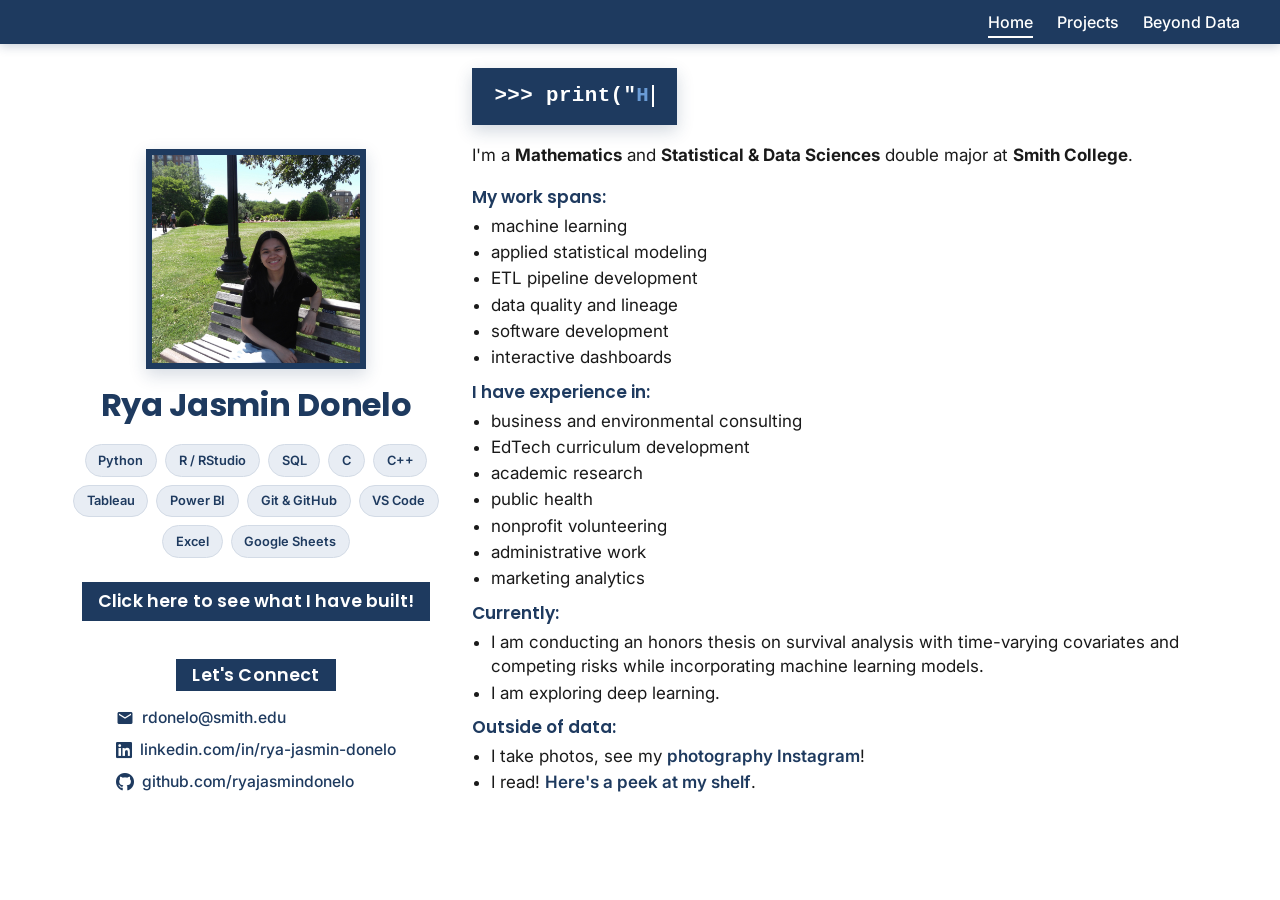
<file: index.html>
<!DOCTYPE html>
<html lang="en">
<head>
  <meta charset="UTF-8">
  <meta name="viewport" content="width=device-width, initial-scale=1.0">
  <title>Rya Jasmin Donelo</title>
  <meta name="description" content="Rya Jasmin Donelo">

  <link rel="preconnect" href="https://fonts.googleapis.com">
  <link rel="preconnect" href="https://fonts.gstatic.com" crossorigin>
  <link href="https://fonts.googleapis.com/css2?family=Inter:wght@400;600&family=Poppins:wght@600;700&display=swap" rel="stylesheet">
  <link rel="stylesheet" href="https://fonts.googleapis.com/icon?family=Material+Icons">
  <link rel="stylesheet" href="https://cdnjs.cloudflare.com/ajax/libs/font-awesome/5.15.3/css/all.min.css">
  <link rel="stylesheet" href="style.css?v=18">
</head>

<body>

  <nav class="navigation">
    <div class="nav-inner">
      <a class="brand" href="index.html"> </a>
      <button class="toggle-button" aria-label="Toggle navigation" aria-expanded="false">
        <i class="fas fa-bars"></i>
      </button>
      <ul class="nav-links">
        <li><a href="index.html" class="active">Home</a></li>
        <li><a href="projects.html">Projects</a></li>
        <li><a href="beyond.html">Beyond Data</a></li>
      </ul>
    </div>
  </nav>

  <div class="content">

    <aside class="left-column">
      <div class="image-container">
        <img src="media/profile.jpg" alt="Portrait of Rya">
      </div>

      <h1 class="title">Rya Jasmin Donelo</h1>

      <div class="code-line code-line-mobile" aria-label="Hello, I'm Rya">
        <span class="typing-code"></span><span class="typing-cursor"></span>
      </div>

      <div class="skills">
        <ul class="chip-list">
          <li>Python</li>
          <li>R / RStudio</li>
          <li>SQL</li>
          <li>C</li>
          <li>C++</li>
          <li>Tableau</li>
          <li>Power BI</li>
          <li>Git &amp; GitHub</li>
          <li>VS Code</li>
          <li>Excel</li>
          <li>Google Sheets</li>
        </ul>
      </div>

      <a href="projects.html" class="left-heading left-cta-label">Click here to see what I have built!</a>

      <div class="connect">
        <h2 class="left-heading">Let's Connect</h2>
        <ul class="connect-list">
          <li>
            <i class="material-icons">mail</i>
            <a href="mailto:rdonelo@smith.edu">rdonelo@smith.edu</a>
          </li>
          <li>
            <i class="fab fa-linkedin"></i>
            <a href="https://www.linkedin.com/in/rya-jasmin-donelo/" target="_blank" rel="noopener">linkedin.com/in/rya-jasmin-donelo</a>
          </li>
          <li>
            <i class="fab fa-github"></i>
            <a href="https://github.com/ryajasmindonelo" target="_blank" rel="noopener">github.com/ryajasmindonelo</a>
          </li>
        </ul>
      </div>
    </aside>

    <main class="right-column">

      <div class="code-line code-line-desktop" aria-label="Hello, I'm Rya">
        <span class="typing-code"></span><span class="typing-cursor"></span>
      </div>

      <p>
        I'm a <b>Mathematics</b> and <b>Statistical &amp; Data Sciences</b> double major at
        <b>Smith College</b>.
      </p>

      <p class="intro-label">My work spans:</p>
      <ul class="intro-list">
        <li>machine learning</li>
        <li>applied statistical modeling</li>
        <li>ETL pipeline development</li>
        <li>data quality and lineage</li>
        <li>software development</li>
        <li>interactive dashboards</li>
      </ul>

      <p class="intro-label">I have experience in:</p>
      <ul class="intro-list">
        <li>business and environmental consulting</li>
        <li>EdTech curriculum development</li>
        <li>academic research</li>
        <li>public health</li>
        <li>nonprofit volunteering</li>
        <li>administrative work</li>
        <li>marketing analytics</li>
      </ul>

      <p class="intro-label">Currently:</p>
      <ul class="intro-list">
        <li>I am conducting an honors thesis on survival analysis with time-varying covariates and competing risks while incorporating machine learning models.</li>
        <li>I am exploring deep learning.</li>
      </ul>

      <p class="intro-label">Outside of data:</p>
      <ul class="intro-list">
        <li>I take photos, see my
          <a href="https://www.instagram.com/rjadonelo/" target="_blank" rel="noopener">photography Instagram</a>!
        </li>
        <li>I read! <a href="shelf.html">Here's a peek at my shelf</a>.
        </li>
      </ul>

    </main>
  </div>

  <script src="script.js"></script>
</body>
</html>
</file>
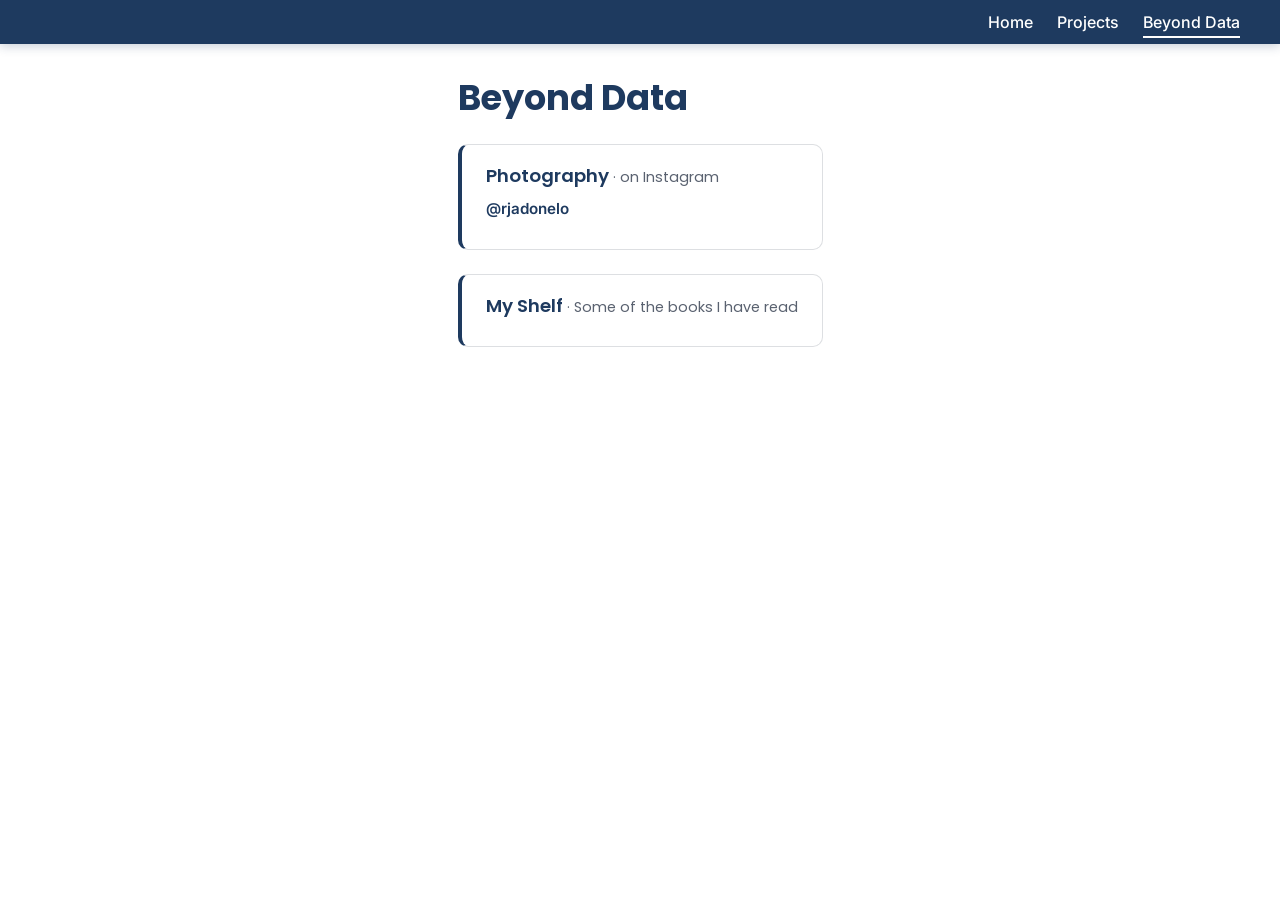
<file: beyond.html>
<!DOCTYPE html>
<html lang="en">
<head>
  <meta charset="UTF-8">
  <meta name="viewport" content="width=device-width, initial-scale=1.0">
  <title>Beyond Data | Rya Jasmin Donelo</title>
  <meta name="description" content="Photography and reading — Rya Jasmin Donelo's life beyond data.">

  <link rel="preconnect" href="https://fonts.googleapis.com">
  <link rel="preconnect" href="https://fonts.gstatic.com" crossorigin>
  <link href="https://fonts.googleapis.com/css2?family=Inter:wght@400;600&family=Poppins:wght@600;700&display=swap" rel="stylesheet">
  <link rel="stylesheet" href="https://fonts.googleapis.com/icon?family=Material+Icons">
  <link rel="stylesheet" href="https://cdnjs.cloudflare.com/ajax/libs/font-awesome/5.15.3/css/all.min.css">
  <link rel="stylesheet" href="style.css?v=17">
</head>

<body>

  <nav class="navigation">
    <div class="nav-inner">
      <a class="brand" href="index.html"> </a>
      <button class="toggle-button" aria-label="Toggle navigation" aria-expanded="false">
        <i class="fas fa-bars"></i>
      </button>
      <ul class="nav-links">
        <li><a href="index.html">Home</a></li>
        <li><a href="projects.html">Projects</a></li>
        <li><a href="beyond.html" class="active">Beyond Data</a></li>
      </ul>
    </div>
  </nav>

  <main class="content-single" style="max-width: 820px; margin: 2rem auto 4rem; padding: 0 1.5rem;">

    <h1>Beyond Data</h1>
    <p class="section-note">
    </p>

    <!-- Photography -->
    <article class="card">
      <h3 class="card-title">
        <a href="https://www.instagram.com/rjadonelo/" target="_blank" rel="noopener">
          Photography
          <span class="card-sub">· on Instagram</span>
        </a>
      </h3>
      <p>
        <a href="https://www.instagram.com/rjadonelo/" target="_blank" rel="noopener">@rjadonelo</a>
      </p>
    </article>

    <!-- Shelf -->
    <article class="card">
      <h3 class="card-title">
        <a href="shelf.html">
          My Shelf
          <span class="card-sub">· Some of the books I have read</span>
        </a>
      </h3>
      <p>
      </p>
    </article>

  </main>

  <script src="script.js"></script>
</body>
</html>
</file>
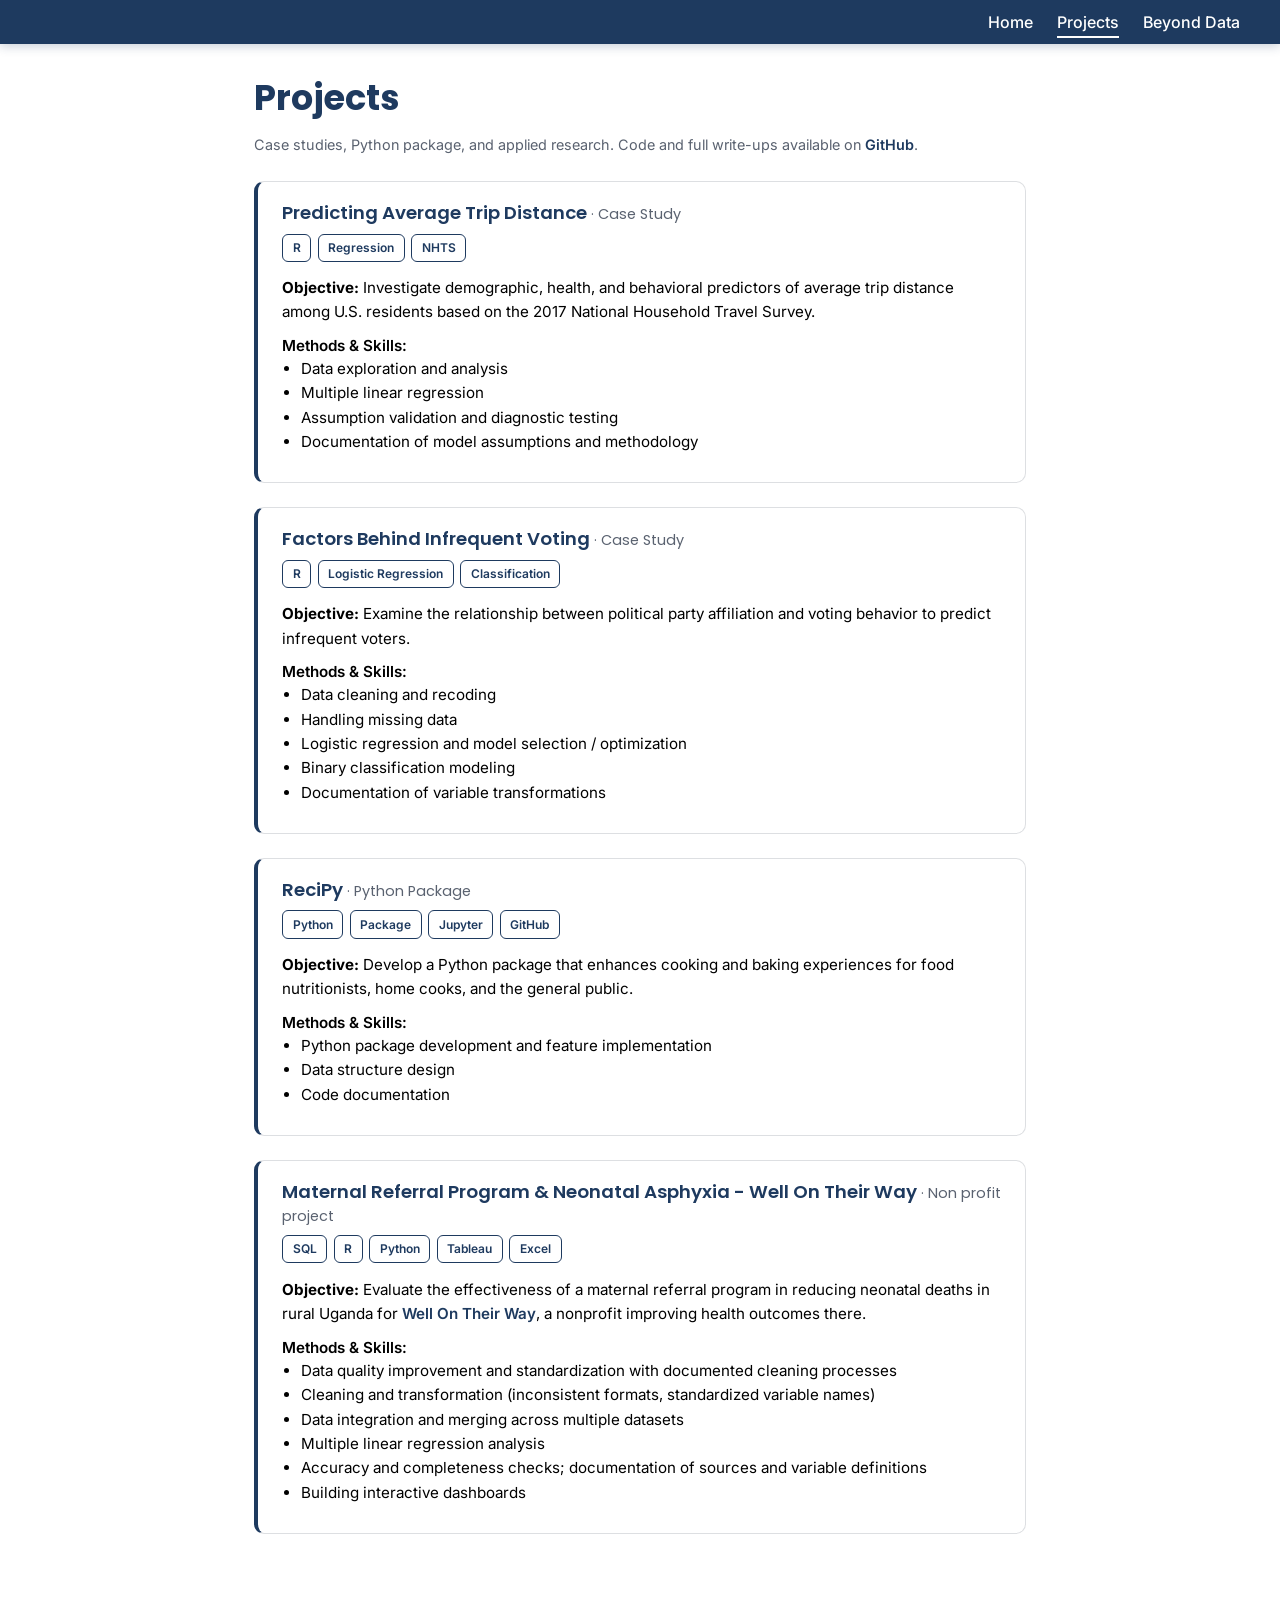
<file: projects.html>
<!DOCTYPE html>
<html lang="en">
<head>
  <meta charset="UTF-8">
  <meta name="viewport" content="width=device-width, initial-scale=1.0">
  <title>Projects | Rya Jasmin Donelo</title>
  <meta name="description" content="Projects">

  <link rel="preconnect" href="https://fonts.googleapis.com">
  <link rel="preconnect" href="https://fonts.gstatic.com" crossorigin>
  <link href="https://fonts.googleapis.com/css2?family=Inter:wght@400;600&family=Poppins:wght@600;700&display=swap" rel="stylesheet">
  <link rel="stylesheet" href="https://fonts.googleapis.com/icon?family=Material+Icons">
  <link rel="stylesheet" href="https://cdnjs.cloudflare.com/ajax/libs/font-awesome/5.15.3/css/all.min.css">
  <link rel="stylesheet" href="style.css?v=17">
</head>

<body>

  <nav class="navigation">
    <div class="nav-inner">
      <a class="brand" href="index.html"> </a>
      <button class="toggle-button" aria-label="Toggle navigation" aria-expanded="false">
        <i class="fas fa-bars"></i>
      </button>
      <ul class="nav-links">
        <li><a href="index.html">Home</a></li>
        <li><a href="projects.html" class="active">Projects</a></li>
        <li><a href="beyond.html">Beyond Data</a></li>
      </ul>
    </div>
  </nav>

  <main class="content-single" style="max-width: 820px; margin: 2rem auto 4rem; padding: 0 1.5rem;">

    <h1>Projects</h1>
    <p class="section-note">
      Case studies, Python package, and applied research. Code and full write-ups available on
      <a href="https://github.com/ryajasmindonelo" target="_blank" rel="noopener">GitHub</a>.
    </p>

    <!-- Project 1 -->
    <article class="card">
      <h3 class="card-title">
        <a href="https://github.com/ryajasmindonelo/portfolio-projects/tree/main/Case%20Study%20-%202017%20National%20Household%20Travel%20Survey%20(NHTS)" target="_blank" rel="noopener">
          Predicting Average Trip Distance
          <span class="card-sub">· Case Study</span>
        </a>
      </h3>

      <div class="tags">
        <span class="tag">R</span>
        <span class="tag">Regression</span>
        <span class="tag">NHTS</span>
      </div>

      <p>
        <b>Objective:</b> Investigate demographic, health, and behavioral predictors of average
        trip distance among U.S. residents based on the 2017 National Household Travel Survey.
      </p>

      <h4 class="methods-heading">Methods &amp; Skills:</h4>
      <ul class="methods">
        <li>Data exploration and analysis</li>
        <li>Multiple linear regression</li>
        <li>Assumption validation and diagnostic testing</li>
        <li>Documentation of model assumptions and methodology</li>
      </ul>
    </article>

    <!-- Project 2 -->
    <article class="card">
      <h3 class="card-title">
        <a href="https://github.com/ryajasmindonelo/portfolio-projects/tree/main/Case%20Study%20-%20Factors%20Behind%20Infrequent%20Voting" target="_blank" rel="noopener">
          Factors Behind Infrequent Voting
          <span class="card-sub">· Case Study</span>
        </a>
      </h3>

      <div class="tags">
        <span class="tag">R</span>
        <span class="tag">Logistic Regression</span>
        <span class="tag">Classification</span>
      </div>

      <p>
        <b>Objective:</b> Examine the relationship between political party affiliation and voting
        behavior to predict infrequent voters.
      </p>

      <h4 class="methods-heading">Methods &amp; Skills:</h4>
      <ul class="methods">
        <li>Data cleaning and recoding</li>
        <li>Handling missing data</li>
        <li>Logistic regression and model selection / optimization</li>
        <li>Binary classification modeling</li>
        <li>Documentation of variable transformations</li>
      </ul>
    </article>

    <!-- Project 3 -->
    <article class="card">
      <h3 class="card-title">
        <a href="https://github.com/ryajasmindonelo/portfolio-projects/tree/main/ReciPy" target="_blank" rel="noopener">
          ReciPy
          <span class="card-sub">· Python Package</span>
        </a>
      </h3>

      <div class="tags">
        <span class="tag">Python</span>
        <span class="tag">Package</span>
        <span class="tag">Jupyter</span>
        <span class="tag">GitHub</span>
      </div>

      <p>
        <b>Objective:</b> Develop a Python package that enhances cooking and baking experiences 
        for food nutritionists, home cooks, and the general public.
      </p>

      <h4 class="methods-heading">Methods &amp; Skills:</h4>
      <ul class="methods">
        <li>Python package development and feature implementation</li>
        <li>Data structure design</li>
        <li>Code documentation</li>
      </ul>
    </article>

    <!-- Project 4 -->
    <article class="card">
      <h3 class="card-title">
        <a href="https://github.com/ryajasmindonelo/portfolio-projects/tree/main/Well%20On%20Their%20Way%20-%20Asphyxia%20Analysis%20Project" target="_blank" rel="noopener">
          Maternal Referral Program &amp; Neonatal Asphyxia - Well On Their Way
          <span class="card-sub">· Non profit project</span>
        </a>
      </h3>

      <div class="tags">
        <span class="tag">SQL</span>
        <span class="tag">R</span>
        <span class="tag">Python</span>
        <span class="tag">Tableau</span>
        <span class="tag">Excel</span>
      </div>

      <p>
        <b>Objective:</b> Evaluate the effectiveness of a maternal referral program in reducing
        neonatal deaths in rural Uganda for
        <a href="https://wellontheirway.org/" target="_blank" rel="noopener">Well On Their Way</a>,
        a nonprofit improving health outcomes there.
      </p>

      <h4 class="methods-heading">Methods &amp; Skills:</h4>
      <ul class="methods">
        <li>Data quality improvement and standardization with documented cleaning processes</li>
        <li>Cleaning and transformation (inconsistent formats, standardized variable names)</li>
        <li>Data integration and merging across multiple datasets</li>
        <li>Multiple linear regression analysis</li>
        <li>Accuracy and completeness checks; documentation of sources and variable definitions</li>
        <li>Building interactive dashboards</li>
      </ul>
    </article>

  </main>

  <script src="script.js"></script>
</body>
</html>
</file>
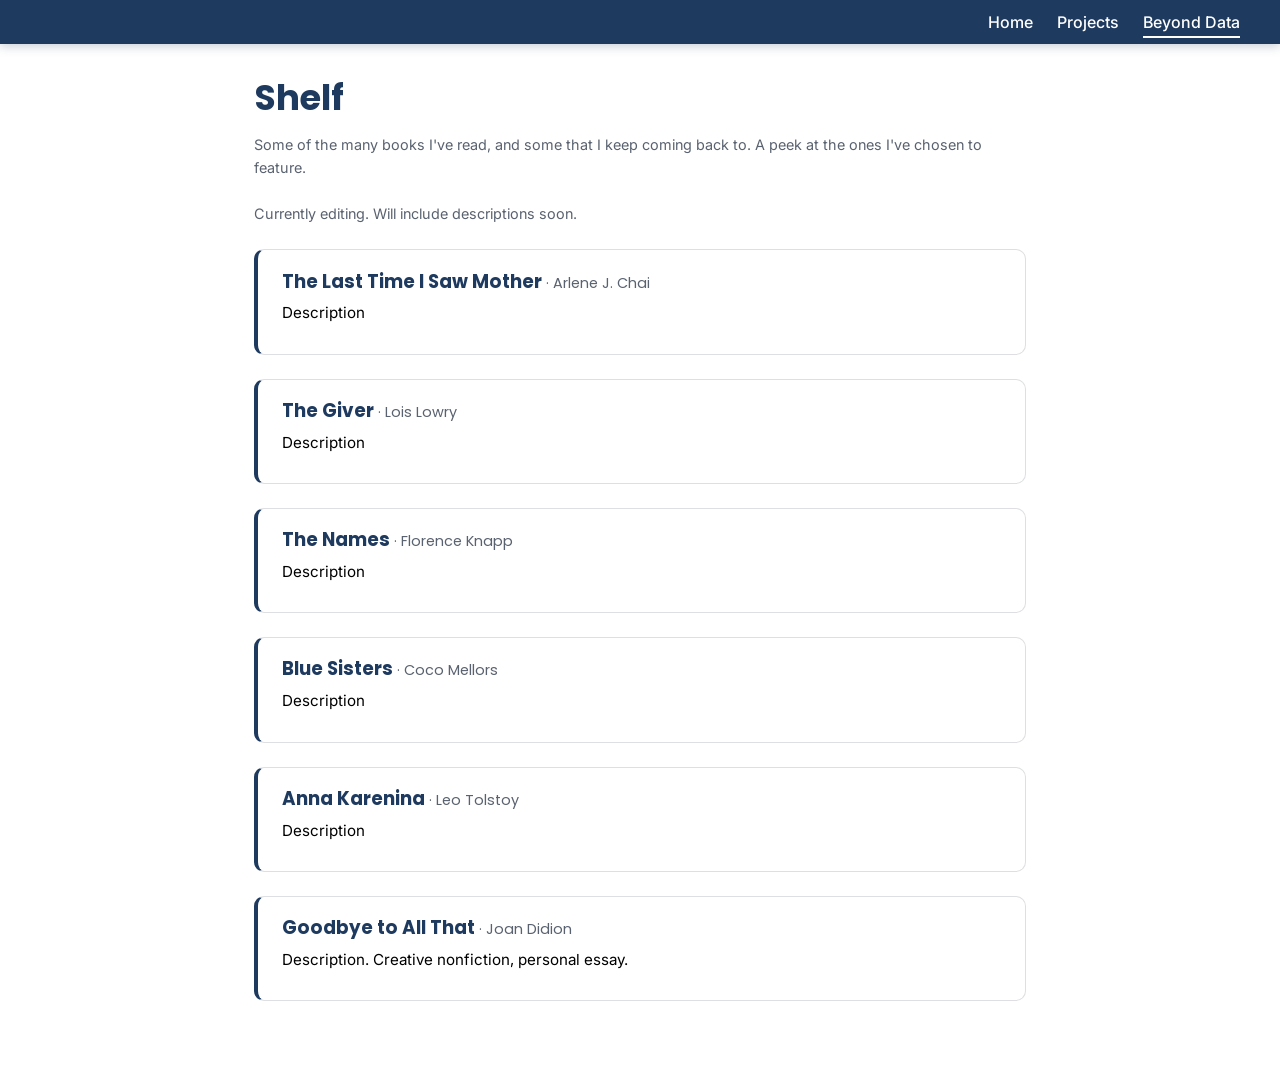
<file: shelf.html>
<!DOCTYPE html>
<html lang="en">
<head>
  <meta charset="UTF-8">
  <meta name="viewport" content="width=device-width, initial-scale=1.0">
  <title>Shelf | Rya Jasmin Donelo</title>
  <meta name="description" content="Shelf">

  <link rel="preconnect" href="https://fonts.googleapis.com">
  <link rel="preconnect" href="https://fonts.gstatic.com" crossorigin>
  <link href="https://fonts.googleapis.com/css2?family=Inter:wght@400;600&family=Poppins:wght@600;700&display=swap" rel="stylesheet">
  <link rel="stylesheet" href="https://fonts.googleapis.com/icon?family=Material+Icons">
  <link rel="stylesheet" href="https://cdnjs.cloudflare.com/ajax/libs/font-awesome/5.15.3/css/all.min.css">
  <link rel="stylesheet" href="style.css?v=17">
</head>

<body>

  <nav class="navigation">
    <div class="nav-inner">
      <a class="brand" href="index.html"> </a>
      <button class="toggle-button" aria-label="Toggle navigation" aria-expanded="false">
        <i class="fas fa-bars"></i>
      </button>
      <ul class="nav-links">
        <li><a href="index.html">Home</a></li>
        <li><a href="projects.html">Projects</a></li>
        <li><a href="beyond.html" class="active">Beyond Data</a></li>
      </ul>
    </div>
  </nav>

  <main class="content-single" style="max-width: 820px; margin: 2rem auto 4rem; padding: 0 1.5rem;">

    <h1>Shelf</h1>
    <p class="section-note">
      Some of the many books I've read, and some that I keep coming back to. A peek at the ones I've chosen to feature.
    </p>

    <p class="section-note">
      Currently editing. Will include descriptions soon.
    </p>

    <!-- Book 1 -->
    <article class="card book-card">
      <h3 class="book-title">
        <span class="book-name">The Last Time I Saw Mother</span>
        <span class="card-sub">· Arlene J. Chai</span>
      </h3>
      <p class="book-note">
        Description
      </p>
    </article>

    <!-- Book 2 -->
    <article class="card book-card">
      <h3 class="book-title">
        <span class="book-name">The Giver</span>
        <span class="card-sub">· Lois Lowry</span>
      </h3>
      <p class="book-note">
        Description
      </p>
    </article>

    <!-- Book 3 -->
    <article class="card book-card">
      <h3 class="book-title">
        <span class="book-name">The Names</span>
        <span class="card-sub">· Florence Knapp</span>
      </h3>
      <p class="book-note">
        Description
      </p>
    </article>

    <!-- Book 4 -->
    <article class="card book-card">
      <h3 class="book-title">
        <span class="book-name">Blue Sisters</span>
        <span class="card-sub">· Coco Mellors</span>
      </h3>
      <p class="book-note">
        Description
      </p>
    </article>

    <!-- Book 5 -->
    <article class="card book-card">
      <h3 class="book-title">
        <span class="book-name">Anna Karenina</span>
        <span class="card-sub">· Leo Tolstoy</span>
      </h3>
      <p class="book-note">
        Description
      </p>
    </article>

    <!-- Book 6 -->
    <article class="card book-card">
      <h3 class="book-title">
        <span class="book-name"><b>Goodbye to All That</b></span>
        <span class="card-sub">· Joan Didion</span>
      </h3>
      <p class="book-note">
        Description. Creative nonfiction, personal essay.
      </p>
    </article>

    <!-- To add more, copy the block above and edit the title, author, and note. -->

  </main>

  <script src="script.js"></script>
</body>
</html>
</file>
<file: style.css>
/* ============================================================
   COLOR SYSTEM — one navy, used everywhere
   ============================================================ */
:root {
  --navy: #1E3A5F;
  --navy-dark: #16293F;
  --navy-darker: #0F1D2E;

  --text: #1A1A1A;
  --text-muted: #5A6270;

  --white: #FFFFFF;
  --gray-50: #F7F8F9;
  --border: #DDDFE2;
  --chip-bg: #E8EDF4;
  --chip-border: #D3DBE6;
  --highlight-blue: #6A9BD5;
}

/* ============================================================
   BASE
   ============================================================ */
html {
  margin: 0;
  padding: 0;
  box-sizing: border-box;
  height: 100%;
}

*, *::before, *::after {
  box-sizing: inherit;
}

body {
  font-family: 'Inter', sans-serif;
  font-size: 17px;
  line-height: 1.65;
  color: var(--text);
  background-color: var(--white);
  margin: 0;
  padding: 0;
  min-height: 100vh;
  display: flex;
  flex-direction: column;
}

body p {
  font-size: 17px;
}

h1, h2, h3, h4 {
  font-family: 'Poppins', sans-serif;
  color: var(--navy);
  margin-top: 0;
  line-height: 1.25;
}

h1 { font-size: 2.4rem; }
h2 { font-size: 1.8rem; margin-top: 2rem; }
h3 { font-size: 1.3rem; }

a {
  color: var(--navy);
  text-decoration: none;
  font-weight: 600;
  transition: color 0.2s ease;
}

a:hover {
  color: var(--navy-dark);
  text-decoration: underline;
  text-underline-offset: 3px;
}

/* ============================================================
   NAVIGATION
   ============================================================ */
.navigation {
  background-color: var(--navy);
  color: var(--white);
  padding: 0.5rem 2rem;
  box-shadow: 0 2px 10px rgba(30, 58, 95, 0.25);
  flex-shrink: 0;
}

.nav-inner {
  display: flex;
  align-items: center;
  justify-content: space-between;
  max-width: 1200px;
  margin: 0 auto;
}

.brand {
  font-family: 'Poppins', sans-serif;
  font-size: 1.4rem;
  font-weight: 700;
  color: var(--white);
  text-decoration: none;
}

.brand:hover {
  color: var(--white);
  text-decoration: none;
  opacity: 0.85;
}

.nav-links {
  list-style: none;
  display: flex;
  gap: 1.5rem;
  margin: 0;
  padding: 0;
}

.nav-links a {
  color: var(--white);
  font-size: 1rem;
  font-weight: 500;
  padding: 0.4rem 0;
  position: relative;
  text-decoration: none;
}

.nav-links a::after {
  content: '';
  position: absolute;
  bottom: 0;
  left: 0;
  width: 0;
  height: 2px;
  background-color: var(--white);
  transition: width 0.25s ease;
}

.nav-links a:hover::after,
.nav-links a.active::after {
  width: 100%;
}

.nav-links a:hover,
.nav-links a.active {
  color: var(--white);
  text-decoration: none;
}

.toggle-button {
  display: none;
  background: none;
  border: none;
  color: var(--white);
  font-size: 1.5rem;
  cursor: pointer;
  padding: 0.2rem 0.5rem;
}

/* ============================================================
   LAYOUT — two-column (home)
   ============================================================ */
.content {
  flex: 1;
  display: flex;
  flex-wrap: wrap;
  align-items: stretch;
  justify-content: center;
  max-width: 1200px;
  width: 100%;
  margin: 0 auto;
  padding: 1.5rem 2rem;
  gap: 2rem;
}

/* ============================================================
   LAYOUT — single centered column (projects, shelf, beyond)
   ============================================================ */
.content-single {
  max-width: 820px;
  margin: 2rem auto 4rem;
  padding: 0 2rem;
}

.content-single h1 {
  font-size: 2.2rem;
  margin-bottom: 0.4rem;
}

.content-single h2 {
  margin-top: 2.5rem;
  color: var(--navy);
  padding-bottom: 0.35rem;
  border-bottom: 2px solid var(--navy);
}

/* ============================================================
   LEFT COLUMN
   ============================================================ */
.left-column {
  flex: 1;
  min-width: 260px;
  text-align: center;
  background-color: transparent;
  color: var(--text);
  border-radius: 0;
  padding: 0;

  display: flex;
  flex-direction: column;
  justify-content: center;
}

.image-container {
  background-color: var(--navy);
  padding: 6px;
  display: inline-block;
  width: 80%;
  max-width: 220px;
  border-radius: 0;
  margin-bottom: 1rem;
  box-shadow: 0 6px 16px rgba(30, 58, 95, 0.18);
  align-self: center;
}

.image-container img {
  width: 100%;
  aspect-ratio: 1 / 1;
  object-fit: cover;
  display: block;
  border-radius: 0;
}

.left-column .title {
  color: var(--navy);
  font-size: 2rem;
  margin-bottom: 0.2rem;
  white-space: nowrap;
  letter-spacing: -0.01em;
  align-self: center;
}

.subtitle {
  font-size: 0.95rem;
  color: var(--text-muted);
  margin-top: 0;
  margin-bottom: 1.4rem;
  align-self: center;
}

/* ============================================================
   HIGHLIGHTED HEADINGS (CTA label, Let's Connect) — NAVY
   ============================================================ */
.left-heading {
  display: block;
  width: fit-content;
  margin: 0 auto 0.9rem;
  font-family: 'Poppins', sans-serif;
  font-size: 1.1rem;
  font-weight: 600;
  color: var(--white);
  background-color: var(--navy);
  padding: 0.3rem 1rem;
  border-radius: 0;
  letter-spacing: 0.01em;
  text-align: center;
}

/* Skills block */
.skills {
  margin-top: 1rem;
  align-self: center;
  width: 100%;
}

.chip-list {
  list-style: none;
  display: flex;
  flex-wrap: wrap;
  gap: 0.5rem;
  padding: 0;
  margin: 0;
  justify-content: center;
}

.chip-list li {
  background-color: var(--chip-bg);
  color: var(--navy);
  font-size: 0.8rem;
  font-weight: 600;
  padding: 0.3rem 0.8rem;
  border-radius: 20px;
  border: 1px solid var(--chip-border);
}

/* ---------- CTA in left column — clickable pill ---------- */
.left-heading.left-cta-label {
  margin-top: 1.5rem;
  cursor: pointer;
  color: var(--white);
  text-decoration: none;
}

.left-heading.left-cta-label:hover,
.left-heading.left-cta-label:focus,
.left-heading.left-cta-label:active,
.left-heading.left-cta-label:visited {
  color: var(--white) !important;
  background-color: var(--navy);
  text-decoration: none !important;
  opacity: 0.9;
}

.left-cta-detail {
  font-size: 0.98rem;
  line-height: 1.55;
  color: var(--text);
  margin: 0;
  padding: 0 0.4rem;
  text-align: center;
}

.left-cta-detail a {
  color: var(--navy);
  font-weight: 600;
}

/* ---------- Connect list ---------- */
.connect {
  margin-top: 1.5rem;
  text-align: center;
  align-self: center;
  width: 100%;
  padding-top: 0;
}

.connect-list {
  list-style: none;
  padding: 0;
  margin: 0;
  display: inline-flex;
  flex-direction: column;
  gap: 0.4rem;
  text-align: left;
}

.connect-list li {
  display: flex;
  align-items: center;
  gap: 0.5rem;
  font-size: 0.98rem;
  list-style: none;
}

.connect-list i {
  font-size: 1.15rem;
  color: var(--navy);
  flex-shrink: 0;
  line-height: 1;
}

.connect-list a {
  color: var(--navy);
  font-weight: 500;
  font-size: 0.98rem;
  text-decoration: none;
}

.connect-list a:hover {
  color: var(--navy-dark);
  text-decoration: underline;
  text-underline-offset: 3px;
}

/* ============================================================
   RIGHT COLUMN
   ============================================================ */
.right-column {
  flex: 2;
  min-width: 320px;
}

.right-column > *:last-child {
  margin-bottom: 0;
}

.right-column h1 {
  font-size: 2rem;
  margin-bottom: 1rem;
  color: var(--navy);
}

.right-column h2 {
  margin-top: 1.5rem;
  color: var(--navy);
  padding-bottom: 0.35rem;
  border-bottom: 2px solid var(--navy);
}

.section-note {
  font-size: 0.9rem;
  line-height: 1.55;
  color: var(--text-muted);
  margin-bottom: 1.5rem;
}

/* ---------- Intro label + list ---------- */
.intro-label {
  font-family: 'Poppins', sans-serif;
  font-weight: 600;
  color: var(--navy);
  font-size: 17px;
  line-height: 1.4;
  margin: 0.7rem 0 0.25rem;
}

.intro-list {
  margin: 0 0 0.5rem 1.2rem;
  padding: 0;
  font-size: 17px;
  line-height: 1.45;
  color: var(--text);
}

.intro-list li {
  margin-bottom: 0.1rem;
}

/* Blue highlighted phrase */
.blue-highlight {
  color: var(--navy);
  font-weight: 600;
}

/* ---------- Typing code line — square ---------- */
.code-line {
  background-color: var(--navy);
  border-radius: 0;
  padding: 1rem 1.4rem;
  font-family: 'Courier New', 'Consolas', monospace;
  font-size: 1.3rem;
  font-weight: 700;
  letter-spacing: 0.02em;
  display: inline-block;
  margin-top: 0;
  margin-bottom: 0.6rem;
  box-shadow: 0 6px 16px rgba(30, 58, 95, 0.2);
  min-height: 1.3em;
  line-height: 1.2;
}

.code-line + p {
  margin-top: 0.4rem;
}

/* Mobile code-line hidden by default — shown only on mobile */
.code-line-mobile {
  display: none;
}

.typing-code {
  color: var(--white);
}

.typing-cursor {
  display: inline-block;
  width: 2px;
  height: 1.05em;
  background-color: var(--white);
  margin-left: 3px;
  vertical-align: text-bottom;
  animation: blink 1s steps(1) infinite;
}

@keyframes blink {
  50% { opacity: 0; }
}

/* ============================================================
   PROJECT CARDS
   ============================================================ */
.card {
  background-color: var(--white);
  border: 1px solid var(--border);
  border-left: 4px solid var(--navy);
  border-radius: 10px;
  padding: 1.2rem 1.5rem;
  margin-bottom: 1.5rem;
  transition: transform 0.2s ease, box-shadow 0.2s ease;
}

.card:hover {
  transform: translateY(-3px);
  box-shadow: 0 10px 24px rgba(30, 58, 95, 0.12);
}

.card-title {
  margin-top: 0;
  margin-bottom: 0.6rem;
  font-size: 1.15rem;
}

.card-title a {
  color: var(--navy);
  text-decoration: none;
  display: inline;
}

.card-title a:hover {
  color: var(--navy-dark);
  text-decoration: underline;
  text-underline-offset: 3px;
}

.card-sub {
  font-weight: 400;
  color: var(--text-muted);
  font-size: 0.9rem;
}

.card-title .arrow {
  display: inline-block;
  margin-left: 8px;
  font-size: 0.65em;
  font-weight: 400;
  color: var(--navy);
  opacity: 0.55;
  transition: transform 0.2s ease, opacity 0.2s ease;
}

.card-title a:hover .arrow {
  transform: translate(2px, -2px);
  opacity: 1;
}

.tags {
  display: flex;
  flex-wrap: wrap;
  gap: 0.4rem;
  margin-top: 0;
  margin-bottom: 0.9rem;
}

.tag {
  background-color: transparent;
  color: var(--navy);
  border: 1px solid var(--navy);
  font-size: 0.75rem;
  font-weight: 600;
  padding: 0.2rem 0.6rem;
  border-radius: 6px;
}

/* ---------- Project card body — pure black text ---------- */
.card p {
  font-family: 'Inter', sans-serif;
  font-size: 0.95rem;
  color: #000000;
  line-height: 1.6;
  margin: 0.55rem 0;
}

.methods-heading {
  font-family: 'Inter', sans-serif;
  font-size: 0.95rem;
  font-weight: 600;
  color: #000000;
  line-height: 1.3;
  margin: 0.7rem 0 0.15rem;
  letter-spacing: 0;
}

.methods {
  font-family: 'Inter', sans-serif;
  font-size: 0.95rem;
  color: #000000;
  line-height: 1.5;
  margin: 0 0 0.55rem 1.2rem;
  padding: 0;
}

.methods li {
  margin-bottom: 0.1rem;
}

/* ============================================================
   SHELF PAGE
   ============================================================ */
.book-title {
  font-size: 1.15rem;
  margin-top: 0;
  margin-bottom: 0.4rem;
  color: var(--navy);
}

.book-name {
  font-weight: 700;
}

.book-note {
  font-family: 'Inter', sans-serif;
  font-size: 0.95rem;
  color: #000000;
  line-height: 1.6;
  margin: 0.4rem 0 0;
}

/* ============================================================
   FOOTER
   ============================================================ */
.footer {
  background-color: var(--navy);
  color: var(--white);
  text-align: center;
  padding: 1.5rem 1rem;
  font-size: 0.85rem;
  margin-top: 3rem;
}

/* ============================================================
   RESPONSIVE
   ============================================================ */
@media (max-width: 900px) {
  .content {
    flex-direction: column;
    align-items: stretch;
    justify-content: flex-start;
    padding: 1.5rem 1.2rem;
    gap: 1.5rem;
    flex: 0;
  }

  .left-column {
    display: block;
  }

  .skills {
    margin-top: 1rem;
  }

  .left-heading.left-cta-label {
    margin-top: 2rem;
  }

  .connect {
    margin-top: 2rem;
  }

  /* Swap: hide the desktop code-line, show the mobile one */
  .code-line-desktop {
    display: none;
  }

  .code-line-mobile {
    display: inline-block;
    align-self: center;
    margin: 0.5rem auto 1.25rem;
    font-size: 1rem;
    padding: 0.75rem 1rem;
    max-width: 100%;
  }

  .content-single {
    padding: 0 1.2rem;
  }

  .content-single h1 {
    font-size: 1.8rem;
  }

  .left-column,
  .right-column {
    width: 100%;
    min-width: unset;
  }

  .image-container {
    width: 55%;
    max-width: 200px;
  }

  .left-column .title {
    font-size: 1.7rem;
  }

  .right-column h1 {
    font-size: 1.6rem;
  }
}

@media (max-width: 700px) {
  .nav-inner {
    flex-wrap: wrap;
  }

  .toggle-button {
    display: block;
  }

  .nav-links {
    display: none;
    flex-direction: column;
    width: 100%;
    gap: 0.5rem;
    padding: 0.8rem 0 0.4rem;
    border-top: 1px solid rgba(255, 255, 255, 0.15);
    margin-top: 0.5rem;
  }

  .nav-links.open {
    display: flex;
  }

  .nav-links a {
    display: block;
    padding: 0.4rem 0;
  }

  .card {
    padding: 1rem 1.1rem;
  }

  .card h3,
  .card-title {
    font-size: 1.05rem;
  }
}
</file>
